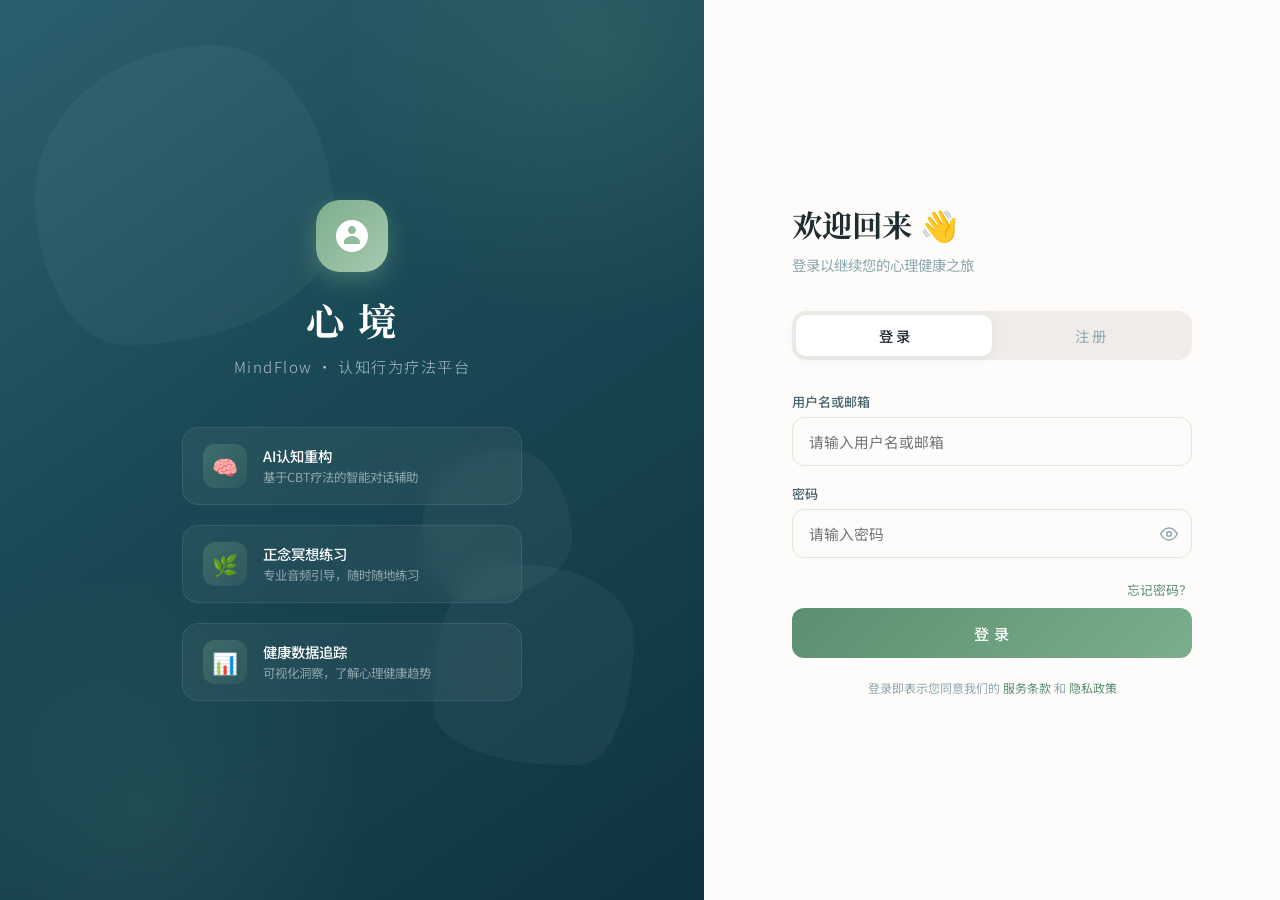
<file: login.html>
<!DOCTYPE html>
<html lang="zh-CN">
<head>
<meta charset="UTF-8">
<meta name="viewport" content="width=device-width, initial-scale=1.0">
<title>心境 · MindFlow — 登录</title>
<link rel="preconnect" href="https://fonts.googleapis.com">
<link href="https://fonts.googleapis.com/css2?family=Noto+Serif+SC:wght@400;600;700&family=Noto+Sans+SC:wght@300;400;500&display=swap" rel="stylesheet">
<style>
  :root {
    --sage: #7BAE8B;
    --sage-light: #A8C9B0;
    --sage-dark: #5A9070;
    --cream: #F8F5EF;
    --warm-white: #FDFCFA;
    --deep-teal: #2C5F6E;
    --deep-teal-light: #3D7A8A;
    --text-dark: #1E2D2F;
    --text-mid: #4A6670;
    --text-light: #8BA8B0;
    --error: #E05C5C;
    --success: #5BAD7F;
    --border: #DDE8DD;
    --shadow-sm: 0 2px 12px rgba(44,95,110,0.08);
    --shadow-md: 0 8px 32px rgba(44,95,110,0.12);
    --shadow-lg: 0 20px 60px rgba(44,95,110,0.18);
  }

  * { margin: 0; padding: 0; box-sizing: border-box; }

  body {
    font-family: 'Noto Sans SC', sans-serif;
    background: var(--cream);
    min-height: 100vh;
    display: flex;
    overflow: hidden;
  }

  /* Left decorative panel */
  .left-panel {
    width: 55%;
    background: linear-gradient(145deg, var(--deep-teal) 0%, #1a4a56 40%, #0f3340 100%);
    position: relative;
    display: flex;
    flex-direction: column;
    justify-content: center;
    align-items: center;
    padding: 60px;
    overflow: hidden;
  }

  .left-panel::before {
    content: '';
    position: absolute;
    top: -30%;
    right: -20%;
    width: 70%;
    height: 70%;
    background: radial-gradient(circle, rgba(123,174,139,0.15) 0%, transparent 70%);
    border-radius: 50%;
  }

  .left-panel::after {
    content: '';
    position: absolute;
    bottom: -20%;
    left: -10%;
    width: 60%;
    height: 60%;
    background: radial-gradient(circle, rgba(123,174,139,0.1) 0%, transparent 70%);
    border-radius: 50%;
  }

  /* Organic shapes */
  .blob {
    position: absolute;
    border-radius: 60% 40% 70% 30% / 50% 60% 40% 50%;
    opacity: 0.06;
    background: var(--sage-light);
    animation: morphBlob 12s ease-in-out infinite;
  }
  .blob-1 { width: 300px; height: 300px; top: 5%; left: 5%; animation-delay: 0s; }
  .blob-2 { width: 200px; height: 200px; bottom: 15%; right: 10%; animation-delay: 4s; border-radius: 40% 60% 30% 70% / 60% 40% 70% 30%; }
  .blob-3 { width: 150px; height: 150px; top: 50%; left: 60%; animation-delay: 8s; }

  @keyframes morphBlob {
    0%, 100% { border-radius: 60% 40% 70% 30% / 50% 60% 40% 50%; transform: rotate(0deg) scale(1); }
    33% { border-radius: 30% 70% 40% 60% / 70% 30% 60% 40%; transform: rotate(120deg) scale(1.05); }
    66% { border-radius: 70% 30% 50% 50% / 30% 70% 50% 50%; transform: rotate(240deg) scale(0.95); }
  }

  .brand {
    position: relative;
    z-index: 2;
    text-align: center;
    color: white;
    margin-bottom: 50px;
  }

  .brand-icon {
    width: 72px;
    height: 72px;
    background: linear-gradient(135deg, var(--sage) 0%, var(--sage-light) 100%);
    border-radius: 24px;
    display: flex;
    align-items: center;
    justify-content: center;
    margin: 0 auto 20px;
    box-shadow: 0 8px 24px rgba(123,174,139,0.4);
  }

  .brand-icon svg { width: 40px; height: 40px; fill: white; }

  .brand h1 {
    font-family: 'Noto Serif SC', serif;
    font-size: 2.4rem;
    font-weight: 700;
    letter-spacing: 0.05em;
    margin-bottom: 8px;
  }

  .brand p {
    font-size: 0.95rem;
    opacity: 0.65;
    letter-spacing: 0.1em;
    font-weight: 300;
  }

  .features {
    position: relative;
    z-index: 2;
    display: flex;
    flex-direction: column;
    gap: 20px;
    width: 100%;
    max-width: 340px;
  }

  .feature-item {
    display: flex;
    align-items: center;
    gap: 16px;
    padding: 16px 20px;
    background: rgba(255,255,255,0.05);
    border: 1px solid rgba(255,255,255,0.08);
    border-radius: 16px;
    backdrop-filter: blur(10px);
    animation: slideInLeft 0.6s ease both;
  }

  .feature-item:nth-child(1) { animation-delay: 0.1s; }
  .feature-item:nth-child(2) { animation-delay: 0.2s; }
  .feature-item:nth-child(3) { animation-delay: 0.3s; }

  @keyframes slideInLeft {
    from { opacity: 0; transform: translateX(-20px); }
    to { opacity: 1; transform: translateX(0); }
  }

  .feature-icon {
    width: 44px;
    height: 44px;
    background: linear-gradient(135deg, rgba(123,174,139,0.3), rgba(123,174,139,0.1));
    border-radius: 12px;
    display: flex;
    align-items: center;
    justify-content: center;
    flex-shrink: 0;
    font-size: 1.3rem;
  }

  .feature-text h3 {
    color: white;
    font-size: 0.9rem;
    font-weight: 500;
    margin-bottom: 2px;
  }

  .feature-text p {
    color: rgba(255,255,255,0.5);
    font-size: 0.78rem;
  }

  /* Right login form */
  .right-panel {
    width: 45%;
    display: flex;
    align-items: center;
    justify-content: center;
    padding: 40px;
    background: var(--warm-white);
  }

  .login-box {
    width: 100%;
    max-width: 400px;
    animation: fadeInUp 0.5s ease both;
  }

  @keyframes fadeInUp {
    from { opacity: 0; transform: translateY(20px); }
    to { opacity: 1; transform: translateY(0); }
  }

  .login-header {
    margin-bottom: 36px;
  }

  .login-header h2 {
    font-family: 'Noto Serif SC', serif;
    font-size: 1.9rem;
    color: var(--text-dark);
    margin-bottom: 8px;
    font-weight: 700;
  }

  .login-header p {
    color: var(--text-light);
    font-size: 0.9rem;
  }

  /* Tabs */
  .tabs {
    display: flex;
    background: #F0EDE8;
    border-radius: 14px;
    padding: 4px;
    margin-bottom: 32px;
    position: relative;
  }

  .tab-slider {
    position: absolute;
    top: 4px;
    left: 4px;
    width: calc(50% - 4px);
    height: calc(100% - 8px);
    background: white;
    border-radius: 10px;
    box-shadow: var(--shadow-sm);
    transition: transform 0.3s cubic-bezier(0.4, 0, 0.2, 1);
  }

  .tab-slider.right { transform: translateX(calc(100% + 8px)); }

  .tab-btn {
    flex: 1;
    padding: 10px;
    border: none;
    background: transparent;
    font-family: 'Noto Sans SC', sans-serif;
    font-size: 0.9rem;
    color: var(--text-light);
    cursor: pointer;
    position: relative;
    z-index: 1;
    border-radius: 10px;
    transition: color 0.3s;
  }

  .tab-btn.active { color: var(--text-dark); font-weight: 500; }

  /* Form */
  .form-group {
    margin-bottom: 18px;
  }

  .form-label {
    display: block;
    font-size: 0.82rem;
    color: var(--text-mid);
    margin-bottom: 6px;
    font-weight: 500;
  }

  .input-wrap {
    position: relative;
  }

  .input-wrap input {
    width: 100%;
    padding: 13px 16px;
    border: 1.5px solid var(--border);
    border-radius: 12px;
    font-family: 'Noto Sans SC', sans-serif;
    font-size: 0.92rem;
    color: var(--text-dark);
    background: var(--warm-white);
    transition: border-color 0.2s, box-shadow 0.2s;
    outline: none;
  }

  .input-wrap input:focus {
    border-color: var(--sage);
    box-shadow: 0 0 0 3px rgba(123,174,139,0.15);
  }

  .input-wrap input.error { border-color: var(--error); }
  .input-wrap input.error:focus { box-shadow: 0 0 0 3px rgba(224,92,92,0.12); }

  .input-icon {
    position: absolute;
    right: 14px;
    top: 50%;
    transform: translateY(-50%);
    cursor: pointer;
    color: var(--text-light);
    display: flex;
    align-items: center;
    transition: color 0.2s;
  }

  .input-icon:hover { color: var(--text-mid); }

  .field-error {
    font-size: 0.78rem;
    color: var(--error);
    margin-top: 5px;
    display: none;
    align-items: center;
    gap: 4px;
  }

  .field-error.show { display: flex; }

  /* Alert messages */
  .alert {
    padding: 12px 16px;
    border-radius: 10px;
    font-size: 0.85rem;
    margin-bottom: 20px;
    display: none;
    align-items: center;
    gap: 10px;
    animation: fadeIn 0.3s ease;
  }

  .alert.show { display: flex; }
  .alert.error { background: #FEF0F0; color: #C0392B; border: 1px solid #F9CACA; }
  .alert.success { background: #F0FBF5; color: #27AE60; border: 1px solid #B9E9CA; }

  @keyframes fadeIn {
    from { opacity: 0; transform: translateY(-4px); }
    to { opacity: 1; transform: translateY(0); }
  }

  /* Submit button */
  .btn-primary {
    width: 100%;
    padding: 14px;
    background: linear-gradient(135deg, var(--sage-dark) 0%, var(--sage) 100%);
    border: none;
    border-radius: 12px;
    color: white;
    font-family: 'Noto Sans SC', sans-serif;
    font-size: 0.95rem;
    font-weight: 500;
    cursor: pointer;
    transition: all 0.25s;
    position: relative;
    overflow: hidden;
    margin-top: 8px;
    letter-spacing: 0.05em;
  }

  .btn-primary:hover {
    transform: translateY(-1px);
    box-shadow: 0 8px 24px rgba(90,144,112,0.35);
  }

  .btn-primary:active { transform: translateY(0); }

  .btn-primary:disabled {
    opacity: 0.7;
    cursor: not-allowed;
    transform: none;
  }

  .btn-primary .spinner {
    display: inline-block;
    width: 16px;
    height: 16px;
    border: 2px solid rgba(255,255,255,0.4);
    border-top-color: white;
    border-radius: 50%;
    animation: spin 0.8s linear infinite;
    vertical-align: middle;
    margin-right: 8px;
  }

  @keyframes spin { to { transform: rotate(360deg); } }

  .forgot-link {
    text-align: right;
    margin-top: 4px;
  }

  .forgot-link a {
    font-size: 0.8rem;
    color: var(--sage-dark);
    text-decoration: none;
    transition: color 0.2s;
  }

  .forgot-link a:hover { color: var(--deep-teal); text-decoration: underline; }

  .divider {
    display: flex;
    align-items: center;
    gap: 14px;
    margin: 24px 0;
    color: var(--text-light);
    font-size: 0.8rem;
  }

  .divider::before, .divider::after {
    content: '';
    flex: 1;
    height: 1px;
    background: var(--border);
  }

  .terms {
    font-size: 0.75rem;
    color: var(--text-light);
    text-align: center;
    margin-top: 20px;
    line-height: 1.6;
  }

  .terms a { color: var(--sage-dark); text-decoration: none; }
  .terms a:hover { text-decoration: underline; }

  /* Form panels */
  .form-panel { display: none; }
  .form-panel.active { display: block; }

  /* Modal */
  .modal-overlay {
    position: fixed;
    inset: 0;
    background: rgba(0,0,0,0.4);
    backdrop-filter: blur(4px);
    z-index: 100;
    display: none;
    align-items: center;
    justify-content: center;
    animation: fadeIn 0.2s ease;
  }

  .modal-overlay.show { display: flex; }

  .modal {
    background: white;
    border-radius: 24px;
    padding: 36px;
    width: 90%;
    max-width: 420px;
    box-shadow: var(--shadow-lg);
    animation: slideUp 0.3s cubic-bezier(0.34, 1.56, 0.64, 1);
  }

  @keyframes slideUp {
    from { opacity: 0; transform: translateY(30px) scale(0.96); }
    to { opacity: 1; transform: translateY(0) scale(1); }
  }

  .modal h3 {
    font-family: 'Noto Serif SC', serif;
    font-size: 1.3rem;
    color: var(--text-dark);
    margin-bottom: 8px;
  }

  .modal p {
    font-size: 0.88rem;
    color: var(--text-light);
    margin-bottom: 24px;
    line-height: 1.6;
  }

  .modal-actions {
    display: flex;
    gap: 12px;
    margin-top: 20px;
  }

  .btn-outline {
    flex: 1;
    padding: 12px;
    border: 1.5px solid var(--border);
    background: transparent;
    border-radius: 10px;
    font-family: 'Noto Sans SC', sans-serif;
    font-size: 0.88rem;
    color: var(--text-mid);
    cursor: pointer;
    transition: all 0.2s;
  }

  .btn-outline:hover { background: #F8F5EF; }

  .btn-secondary {
    flex: 1;
    padding: 12px;
    background: linear-gradient(135deg, var(--sage-dark), var(--sage));
    border: none;
    border-radius: 10px;
    color: white;
    font-family: 'Noto Sans SC', sans-serif;
    font-size: 0.88rem;
    cursor: pointer;
    transition: all 0.2s;
  }

  .btn-secondary:hover { opacity: 0.9; }

  /* Responsive */
  @media (max-width: 768px) {
    body { flex-direction: column; }
    .left-panel {
      width: 100%;
      min-height: 200px;
      padding: 30px 24px;
      justify-content: flex-start;
      flex-direction: row;
      align-items: center;
      gap: 20px;
    }
    .features { display: none; }
    .brand { margin-bottom: 0; display: flex; align-items: center; gap: 16px; }
    .brand-icon { margin: 0; width: 52px; height: 52px; }
    .brand h1 { font-size: 1.6rem; text-align: left; }
    .brand p { display: none; }
    .right-panel { width: 100%; flex: 1; padding: 24px; align-items: flex-start; }
    .login-box { max-width: 100%; }
  }
</style>
</head>
<body>

<!-- Left Panel -->
<div class="left-panel">
  <div class="blob blob-1"></div>
  <div class="blob blob-2"></div>
  <div class="blob blob-3"></div>

  <div class="brand">
    <div class="brand-icon">
      <svg viewBox="0 0 40 40"><path d="M20 4C11.2 4 4 11.2 4 20s7.2 16 16 16 16-7.2 16-16S28.8 4 20 4zm0 6c2.2 0 4 1.8 4 4s-1.8 4-4 4-4-1.8-4-4 1.8-4 4-4zm8 18H12v-2c0-4 5.4-6 8-6s8 2 8 6v2z"/></svg>
    </div>
    <div>
      <h1>心 境</h1>
      <p>MindFlow · 认知行为疗法平台</p>
    </div>
  </div>

  <div class="features">
    <div class="feature-item">
      <div class="feature-icon">🧠</div>
      <div class="feature-text">
        <h3>AI认知重构</h3>
        <p>基于CBT疗法的智能对话辅助</p>
      </div>
    </div>
    <div class="feature-item">
      <div class="feature-icon">🌿</div>
      <div class="feature-text">
        <h3>正念冥想练习</h3>
        <p>专业音频引导，随时随地练习</p>
      </div>
    </div>
    <div class="feature-item">
      <div class="feature-icon">📊</div>
      <div class="feature-text">
        <h3>健康数据追踪</h3>
        <p>可视化洞察，了解心理健康趋势</p>
      </div>
    </div>
  </div>
</div>

<!-- Right Panel -->
<div class="right-panel">
  <div class="login-box">
    <div class="login-header">
      <h2>欢迎回来 👋</h2>
      <p>登录以继续您的心理健康之旅</p>
    </div>

    <!-- Tabs -->
    <div class="tabs" id="tabs">
      <div class="tab-slider" id="tabSlider"></div>
      <button class="tab-btn active" onclick="switchTab('login')">登 录</button>
      <button class="tab-btn" onclick="switchTab('register')">注 册</button>
    </div>

    <!-- Alert -->
    <div class="alert error" id="alertError">
      <span>⚠️</span>
      <span id="alertErrorText"></span>
    </div>
    <div class="alert success" id="alertSuccess">
      <span>✅</span>
      <span id="alertSuccessText"></span>
    </div>

    <!-- Login Form -->
    <div class="form-panel active" id="loginForm">
      <div class="form-group">
        <label class="form-label">用户名或邮箱</label>
        <div class="input-wrap">
          <input type="text" id="loginUser" placeholder="请输入用户名或邮箱" autocomplete="username">
        </div>
        <div class="field-error" id="loginUserError">请输入用户名</div>
      </div>

      <div class="form-group">
        <label class="form-label">密码</label>
        <div class="input-wrap">
          <input type="password" id="loginPwd" placeholder="请输入密码" autocomplete="current-password" style="padding-right:44px">
          <span class="input-icon" onclick="togglePwd('loginPwd', this)">
            <svg width="18" height="18" viewBox="0 0 24 24" fill="none" stroke="currentColor" stroke-width="2"><path d="M1 12s4-8 11-8 11 8 11 8-4 8-11 8-11-8-11-8z"/><circle cx="12" cy="12" r="3"/></svg>
          </span>
        </div>
        <div class="field-error" id="loginPwdError">请输入密码</div>
      </div>

      <div class="forgot-link">
        <a href="#" onclick="showForgotModal()">忘记密码？</a>
      </div>

      <button class="btn-primary" id="loginBtn" onclick="handleLogin()">登 录</button>

      <div class="terms">
        登录即表示您同意我们的
        <a href="#">服务条款</a> 和 <a href="#">隐私政策</a>
      </div>
    </div>

    <!-- Register Form -->
    <div class="form-panel" id="registerForm">
      <div class="form-group">
        <label class="form-label">用户名</label>
        <div class="input-wrap">
          <input type="text" id="regUser" placeholder="设置您的用户名">
        </div>
        <div class="field-error" id="regUserError">用户名至少3个字符</div>
      </div>

      <div class="form-group">
        <label class="form-label">邮箱</label>
        <div class="input-wrap">
          <input type="email" id="regEmail" placeholder="请输入邮箱地址">
        </div>
        <div class="field-error" id="regEmailError">请输入有效的邮箱地址</div>
      </div>

      <div class="form-group">
        <label class="form-label">密码</label>
        <div class="input-wrap">
          <input type="password" id="regPwd" placeholder="至少6位密码" style="padding-right:44px">
          <span class="input-icon" onclick="togglePwd('regPwd', this)">
            <svg width="18" height="18" viewBox="0 0 24 24" fill="none" stroke="currentColor" stroke-width="2"><path d="M1 12s4-8 11-8 11 8 11 8-4 8-11 8-11-8-11-8z"/><circle cx="12" cy="12" r="3"/></svg>
          </span>
        </div>
        <div class="field-error" id="regPwdError">密码至少6位</div>
      </div>

      <div class="form-group">
        <label class="form-label">确认密码</label>
        <div class="input-wrap">
          <input type="password" id="regPwd2" placeholder="再次输入密码" style="padding-right:44px">
          <span class="input-icon" onclick="togglePwd('regPwd2', this)">
            <svg width="18" height="18" viewBox="0 0 24 24" fill="none" stroke="currentColor" stroke-width="2"><path d="M1 12s4-8 11-8 11 8 11 8-4 8-11 8-11-8-11-8z"/><circle cx="12" cy="12" r="3"/></svg>
          </span>
        </div>
        <div class="field-error" id="regPwd2Error">两次密码不一致</div>
      </div>

      <button class="btn-primary" id="registerBtn" onclick="handleRegister()">创建账户</button>

      <div class="terms">
        注册即表示您同意我们的 <a href="#">服务条款</a> 和 <a href="#">隐私政策</a>
      </div>
    </div>
  </div>
</div>

<!-- Forgot Password Modal -->
<div class="modal-overlay" id="forgotModal">
  <div class="modal">
    <h3>找回密码 🔑</h3>
    <p>请输入您注册时使用的邮箱地址，我们将向您发送重置密码的邮件。</p>
    <div class="form-group">
      <label class="form-label">注册邮箱</label>
      <div class="input-wrap">
        <input type="email" id="forgotEmail" placeholder="请输入邮箱地址">
      </div>
    </div>
    <div class="modal-actions">
      <button class="btn-outline" onclick="closeForgotModal()">取 消</button>
      <button class="btn-secondary" onclick="handleForgotPwd()">发送邮件</button>
    </div>
  </div>
</div>

<script>
  // ===== 配置 =====
  const API_BASE = window.API_BASE || 'https://psyxlzx-rakosnylmx.cn-hongkong.fcapp.run';

  let currentTab = 'login';

  // ===== 检查已登录 =====
  (function checkAuth() {
    const token = localStorage.getItem('mf_token');
    if (token) {
      window.location.href = 'main.html';
    }
  })();

  function switchTab(tab) {
    currentTab = tab;
    const slider = document.getElementById('tabSlider');
    const btns = document.querySelectorAll('.tab-btn');
    const loginForm = document.getElementById('loginForm');
    const registerForm = document.getElementById('registerForm');

    if (tab === 'login') {
      slider.classList.remove('right');
      btns[0].classList.add('active');
      btns[1].classList.remove('active');
      loginForm.classList.add('active');
      registerForm.classList.remove('active');
      document.querySelector('.login-header h2').textContent = '欢迎回来 👋';
      document.querySelector('.login-header p').textContent = '登录以继续您的心理健康之旅';
    } else {
      slider.classList.add('right');
      btns[1].classList.add('active');
      btns[0].classList.remove('active');
      registerForm.classList.add('active');
      loginForm.classList.remove('active');
      document.querySelector('.login-header h2').textContent = '加入心境 🌱';
      document.querySelector('.login-header p').textContent = '开始您的心理健康管理之旅';
    }

    hideAlerts();
  }

  function togglePwd(id, icon) {
    const input = document.getElementById(id);
    const showing = input.type === 'text';
    input.type = showing ? 'password' : 'text';
    icon.innerHTML = showing
      ? `<svg width="18" height="18" viewBox="0 0 24 24" fill="none" stroke="currentColor" stroke-width="2"><path d="M1 12s4-8 11-8 11 8 11 8-4 8-11 8-11-8-11-8z"/><circle cx="12" cy="12" r="3"/></svg>`
      : `<svg width="18" height="18" viewBox="0 0 24 24" fill="none" stroke="currentColor" stroke-width="2"><path d="M17.94 17.94A10.07 10.07 0 0 1 12 20c-7 0-11-8-11-8a18.45 18.45 0 0 1 5.06-5.94M9.9 4.24A9.12 9.12 0 0 1 12 4c7 0 11 8 11 8a18.5 18.5 0 0 1-2.16 3.19m-6.72-1.07a3 3 0 1 1-4.24-4.24"/><line x1="1" y1="1" x2="23" y2="23"/></svg>`;
  }

  function showAlert(type, text) {
    hideAlerts();
    const el = document.getElementById(`alert${type.charAt(0).toUpperCase() + type.slice(1)}`);
    document.getElementById(`alert${type.charAt(0).toUpperCase() + type.slice(1)}Text`).textContent = text;
    el.classList.add('show');
  }

  function hideAlerts() {
    document.getElementById('alertError').classList.remove('show');
    document.getElementById('alertSuccess').classList.remove('show');
  }

  function setLoading(btnId, loading) {
    const btn = document.getElementById(btnId);
    if (loading) {
      btn.disabled = true;
      const text = btn.textContent;
      btn.dataset.text = text;
      btn.innerHTML = `<span class="spinner"></span>处理中...`;
    } else {
      btn.disabled = false;
      btn.textContent = btn.dataset.text;
    }
  }

  async function handleLogin() {
    const user = document.getElementById('loginUser').value.trim();
    const pwd = document.getElementById('loginPwd').value;
    let valid = true;

    if (!user) {
      document.getElementById('loginUserError').classList.add('show');
      document.getElementById('loginUser').classList.add('error');
      valid = false;
    } else {
      document.getElementById('loginUserError').classList.remove('show');
      document.getElementById('loginUser').classList.remove('error');
    }

    if (!pwd) {
      document.getElementById('loginPwdError').classList.add('show');
      document.getElementById('loginPwd').classList.add('error');
      valid = false;
    } else {
      document.getElementById('loginPwdError').classList.remove('show');
      document.getElementById('loginPwd').classList.remove('error');
    }

    if (!valid) return;

    setLoading('loginBtn', true);
    try {
      const resp = await fetch(`${API_BASE}/api/login`, {
        method: 'POST',
        headers: { 'Content-Type': 'application/json' },
        body: JSON.stringify({ username: user, password: pwd })
      });
      const data = await resp.json();
      if (!resp.ok) {
        showAlert('error', data.error || '登录失败');
        return;
      }
      // 保存登录信息
      localStorage.setItem('mf_token', data.token);
      localStorage.setItem('mf_username', data.username);
      localStorage.setItem('mf_profile', JSON.stringify(data.profile || {}));
      showAlert('success', '登录成功！正在跳转...');
      setTimeout(() => { window.location.href = 'main.html'; }, 1000);
    } catch (e) {
      showAlert('error', '网络错误，请检查连接后重试');
    } finally {
      setLoading('loginBtn', false);
    }
  }

  async function handleRegister() {
    const user = document.getElementById('regUser').value.trim();
    const email = document.getElementById('regEmail').value.trim();
    const pwd = document.getElementById('regPwd').value;
    const pwd2 = document.getElementById('regPwd2').value;
    let valid = true;

    const checks = [
      { val: user.length >= 3, errId: 'regUserError', inputId: 'regUser' },
      { val: /\S+@\S+\.\S+/.test(email), errId: 'regEmailError', inputId: 'regEmail' },
      { val: pwd.length >= 6, errId: 'regPwdError', inputId: 'regPwd' },
      { val: pwd === pwd2 && pwd2.length > 0, errId: 'regPwd2Error', inputId: 'regPwd2' },
    ];

    checks.forEach(c => {
      if (!c.val) {
        document.getElementById(c.errId).classList.add('show');
        document.getElementById(c.inputId).classList.add('error');
        valid = false;
      } else {
        document.getElementById(c.errId).classList.remove('show');
        document.getElementById(c.inputId).classList.remove('error');
      }
    });

    if (!valid) return;

    setLoading('registerBtn', true);
    try {
      const resp = await fetch(`${API_BASE}/api/register`, {
        method: 'POST',
        headers: { 'Content-Type': 'application/json' },
        body: JSON.stringify({ username: user, email, password: pwd })
      });
      const data = await resp.json();
      if (!resp.ok) {
        showAlert('error', data.error || '注册失败');
        return;
      }
      showAlert('success', '注册成功！请登录您的账户。');
      setTimeout(() => switchTab('login'), 1500);
    } catch (e) {
      showAlert('error', '网络错误，请检查连接后重试');
    } finally {
      setLoading('registerBtn', false);
    }
  }

  function showForgotModal() {
    document.getElementById('forgotModal').classList.add('show');
  }

  function closeForgotModal() {
    document.getElementById('forgotModal').classList.remove('show');
  }

  function handleForgotPwd() {
    const email = document.getElementById('forgotEmail').value.trim();
    if (!/\S+@\S+\.\S+/.test(email)) {
      showAlert('error', '请输入有效的邮箱地址');
      closeForgotModal();
      return;
    }
    closeForgotModal();
    showAlert('success', `请联系管理员重置密码，或通过注册邮箱找回。`);
  }

  // Enter key support
  document.addEventListener('keydown', (e) => {
    if (e.key === 'Enter') {
      if (currentTab === 'login') handleLogin();
      else handleRegister();
    }
  });
</script>
</body>
</html>
</file>
